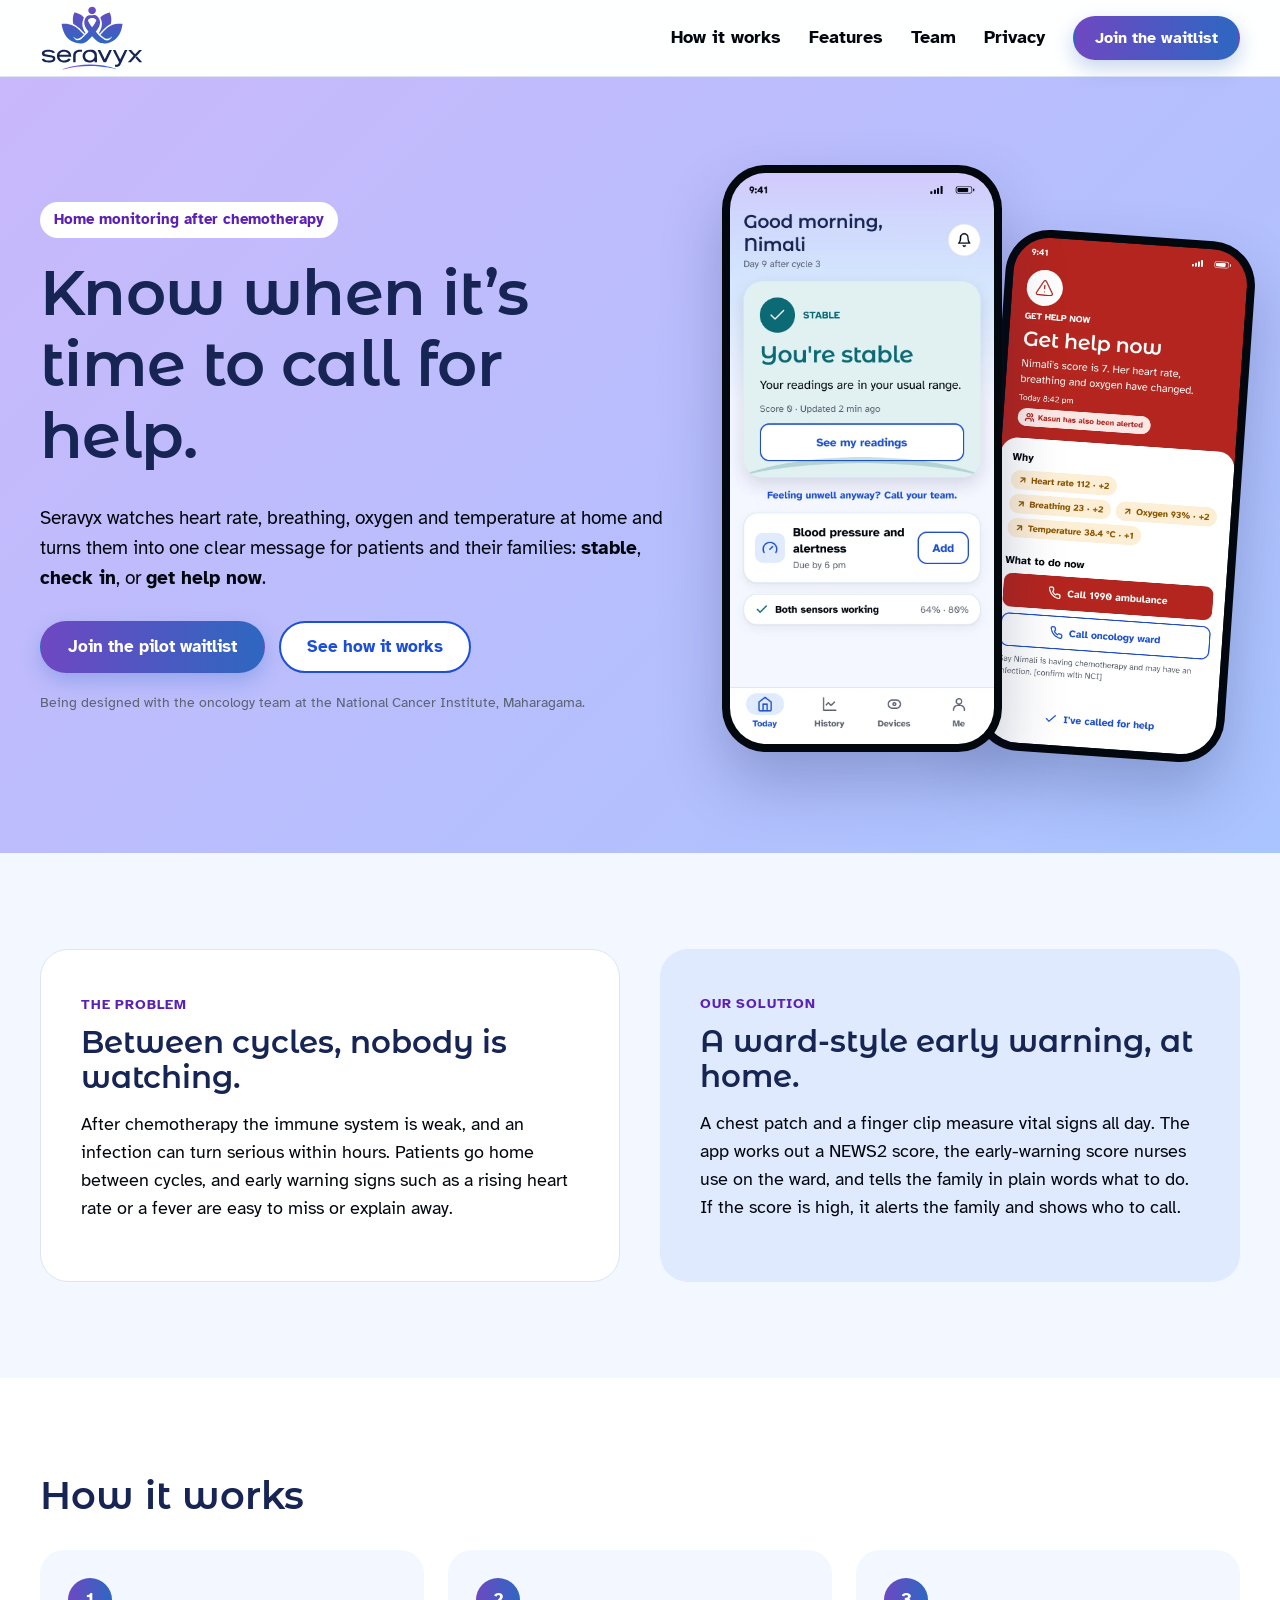
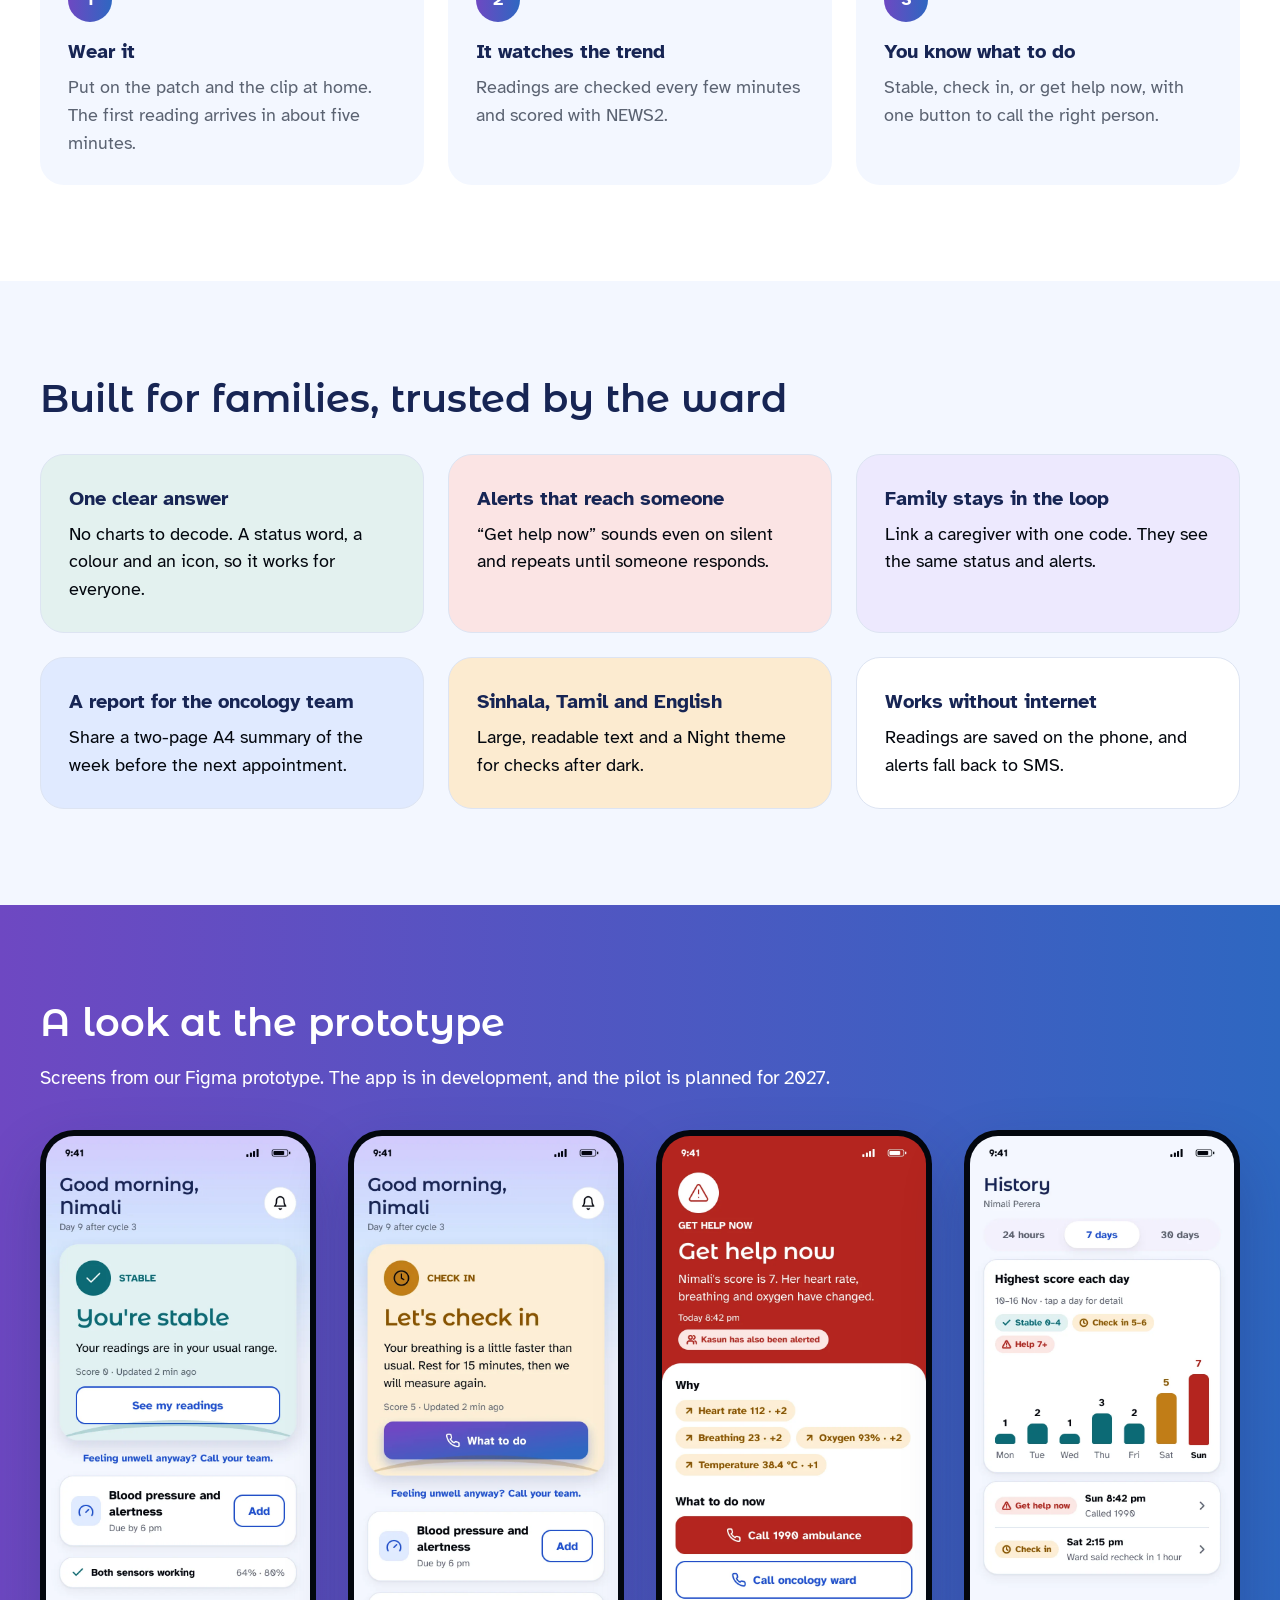
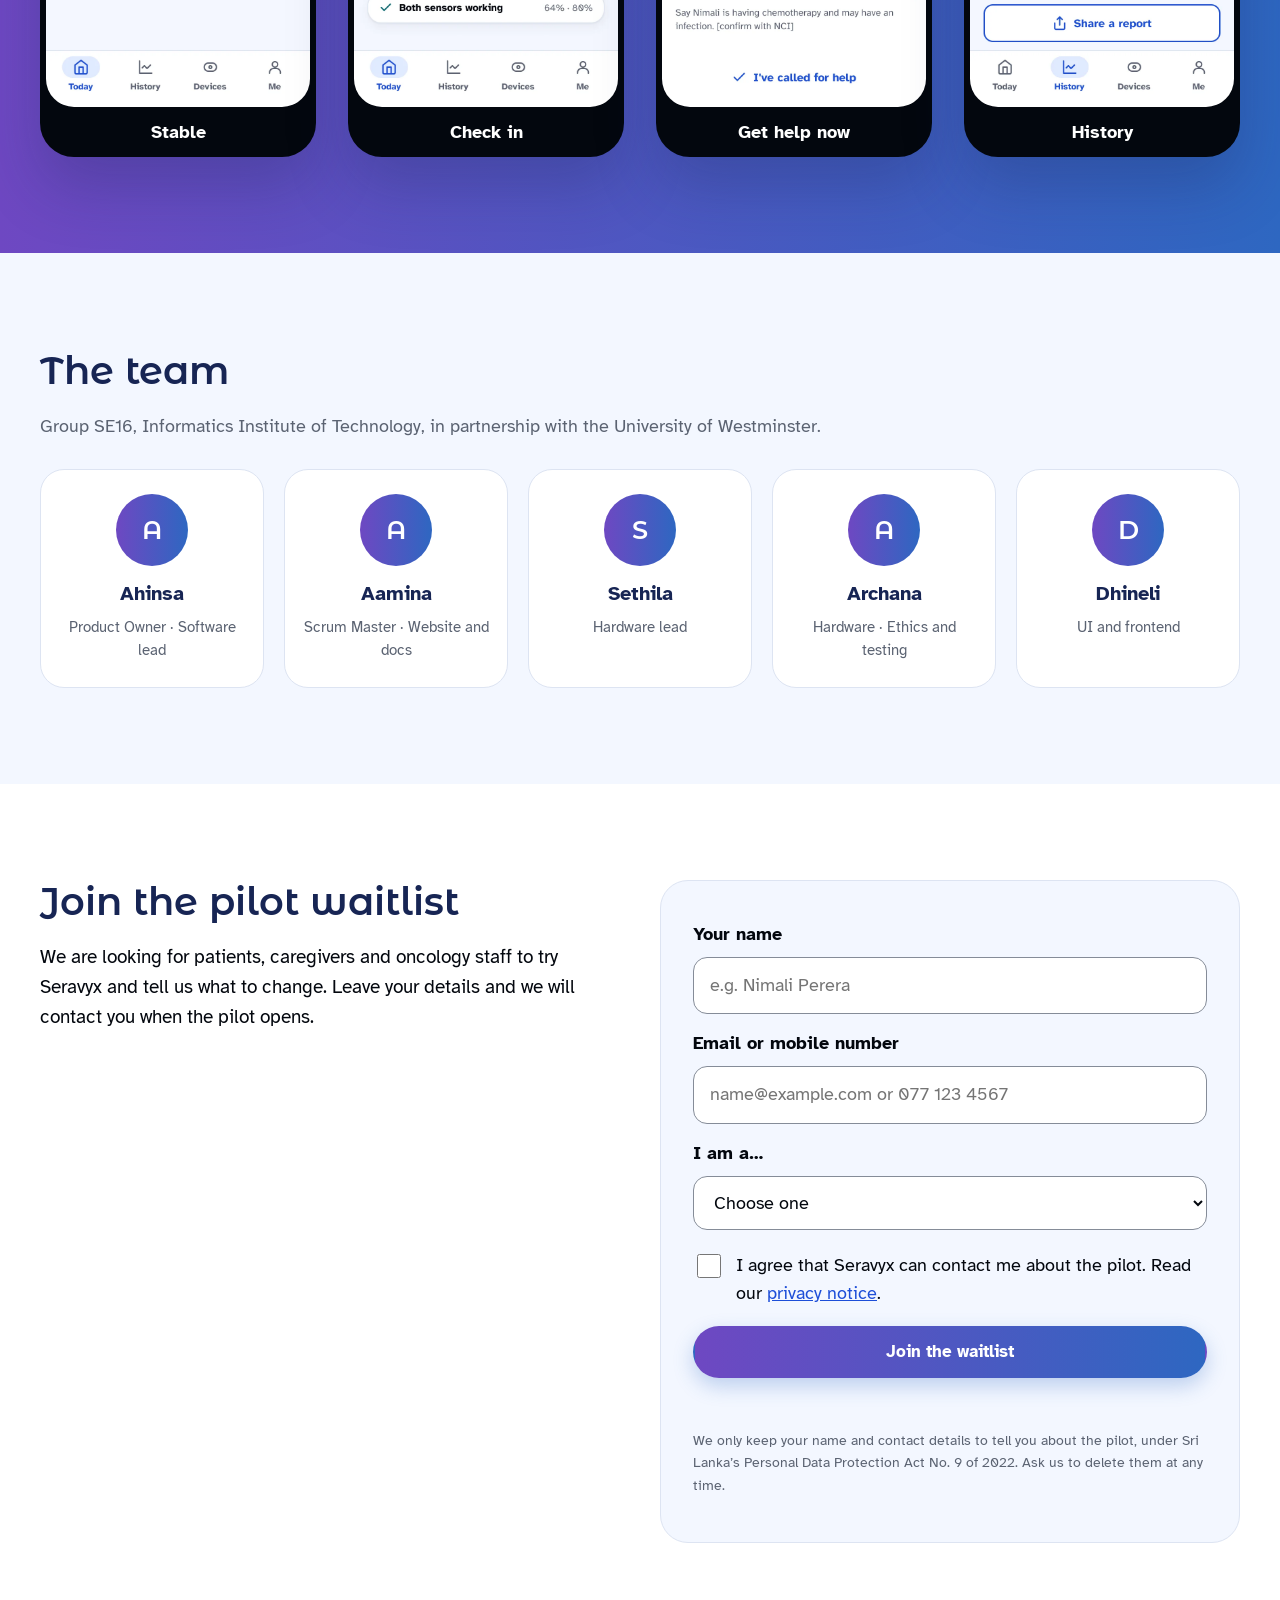
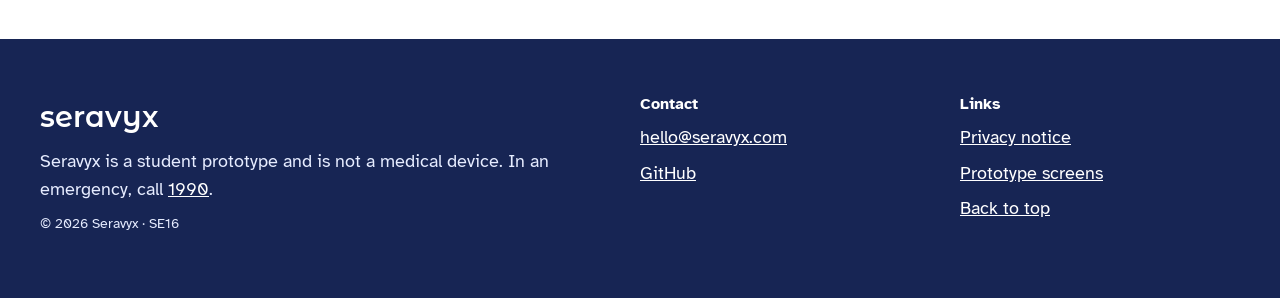
<file: index.html>
<!doctype html>
<html lang="en">
<head>
  <meta charset="utf-8">
  <meta name="viewport" content="width=device-width, initial-scale=1">
  <title>Seravyx · Home monitoring after chemotherapy</title>
  <meta name="description" content="Seravyx is a wearable and app that watches heart rate, breathing, oxygen and temperature at home after chemotherapy, and tells families when it is time to call for help.">
  <link rel="canonical" href="https://seravyx.com/">
  <meta name="theme-color" content="#1D4ED8">

  <meta property="og:type" content="website">
  <meta property="og:site_name" content="Seravyx">
  <meta property="og:title" content="Seravyx · Know when it’s time to call for help">
  <meta property="og:description" content="A ward-style early warning score at home for people having chemotherapy, with plain instructions for the family.">
  <meta property="og:url" content="https://seravyx.com/">
  <meta property="og:image" content="https://seravyx.com/og-image.png">
  <meta property="og:image:alt" content="Seravyx logo next to the app's Today screen showing 'You're stable'.">
  <meta name="twitter:card" content="summary_large_image">

  <link rel="icon" href="/favicon.svg" type="image/svg+xml">
  <link rel="icon" href="/favicon-32.png" sizes="32x32" type="image/png">
  <link rel="apple-touch-icon" href="/apple-touch-icon.png">
  <link rel="preload" href="/assets/fonts/montserrat-alternates-latin-600-normal.woff2" as="font" type="font/woff2" crossorigin>
  <link rel="stylesheet" href="/styles.css">

  <script type="application/ld+json">
  {"@context":"https://schema.org","@type":"Organization","name":"Seravyx","url":"https://seravyx.com","logo":"https://seravyx.com/assets/img/logo.svg","email":"hello@seravyx.com"}
  </script>
  <!-- Analytics: paste the GoatCounter or Plausible snippet here once the account exists. -->
</head>
<body>
  <a class="skip" href="#main">Skip to content</a>

  <header class="nav" id="top">
    <div class="wrap nav__inner">
      <a href="/" class="nav__logo" aria-label="Seravyx home"><img src="/assets/img/logo.svg" alt="Seravyx" width="150" height="96"></a>
      <button class="nav__toggle" aria-expanded="false" aria-controls="nav-links"><span class="sr">Menu</span><span aria-hidden="true">☰</span></button>
      <nav id="nav-links" class="nav__links" aria-label="Main">
        <a href="#how">How it works</a>
        <a href="#features">Features</a>
        <a href="#team">Team</a>
        <a href="/privacy.html">Privacy</a>
        <a href="#waitlist" class="btn btn--primary btn--sm">Join the waitlist</a>
      </nav>
    </div>
  </header>

  <main id="main">
    <section class="hero">
      <div class="wrap hero__inner">
        <div class="hero__copy">
          <p class="eyebrow">Home monitoring after chemotherapy</p>
          <h1>Know when it’s time to call for help.</h1>
          <p class="lead">Seravyx watches heart rate, breathing, oxygen and temperature at home and turns them into one clear message for patients and their families: <strong>stable</strong>, <strong>check in</strong>, or <strong>get help now</strong>.</p>
          <div class="ctas">
            <a class="btn btn--primary" href="#waitlist">Join the pilot waitlist</a>
            <a class="btn btn--secondary" href="#how">See how it works</a>
          </div>
          <p class="small muted">Being designed with the oncology team at the National Cancer Institute, Maharagama.</p>
        </div>
        <div class="hero__phones" aria-hidden="false">
          <figure class="phone phone--back">
            <img src="/assets/img/alert.webp" width="390" height="844" alt="Alert screen: 'Get help now', with buttons to call the 1990 ambulance or the oncology ward." fetchpriority="high">
          </figure>
          <figure class="phone phone--front">
            <img src="/assets/img/today.webp" width="390" height="844" alt="Today screen: 'You're stable. Your readings are in your usual range.'" fetchpriority="high">
          </figure>
        </div>
      </div>
    </section>

    <section class="section">
      <div class="wrap two">
        <article class="card card--surface">
          <p class="eyebrow eyebrow--plain">The problem</p>
          <h2>Between cycles, nobody is watching.</h2>
          <p>After chemotherapy the immune system is weak, and an infection can turn serious within hours. Patients go home between cycles, and early warning signs such as a rising heart rate or a fever are easy to miss or explain away.</p>
        </article>
        <article class="card card--blue">
          <p class="eyebrow eyebrow--plain">Our solution</p>
          <h2>A ward-style early warning, at home.</h2>
          <p>A chest patch and a finger clip measure vital signs all day. The app works out a NEWS2 score, the early-warning score nurses use on the ward, and tells the family in plain words what to do. If the score is high, it alerts the family and shows who to call.</p>
        </article>
      </div>
    </section>

    <section class="section section--white" id="how">
      <div class="wrap">
        <h2>How it works</h2>
        <ol class="steps">
          <li><span class="num" aria-hidden="true">1</span><h3>Wear it</h3><p>Put on the patch and the clip at home. The first reading arrives in about five minutes.</p></li>
          <li><span class="num" aria-hidden="true">2</span><h3>It watches the trend</h3><p>Readings are checked every few minutes and scored with NEWS2.</p></li>
          <li><span class="num" aria-hidden="true">3</span><h3>You know what to do</h3><p>Stable, check in, or get help now, with one button to call the right person.</p></li>
        </ol>
      </div>
    </section>

    <section class="section" id="features">
      <div class="wrap">
        <h2>Built for families, trusted by the ward</h2>
        <ul class="features">
          <li class="f--calm"><h3>One clear answer</h3><p>No charts to decode. A status word, a colour and an icon, so it works for everyone.</p></li>
          <li class="f--alert"><h3>Alerts that reach someone</h3><p>“Get help now” sounds even on silent and repeats until someone responds.</p></li>
          <li class="f--purple"><h3>Family stays in the loop</h3><p>Link a caregiver with one code. They see the same status and alerts.</p></li>
          <li class="f--blue"><h3>A report for the oncology team</h3><p>Share a two-page A4 summary of the week before the next appointment.</p></li>
          <li class="f--watch"><h3>Sinhala, Tamil and English</h3><p>Large, readable text and a Night theme for checks after dark.</p></li>
          <li class="f--plain"><h3>Works without internet</h3><p>Readings are saved on the phone, and alerts fall back to SMS.</p></li>
        </ul>
      </div>
    </section>

    <section class="section section--brand" id="prototype">
      <div class="wrap">
        <h2>A look at the prototype</h2>
        <p class="lead">Screens from our Figma prototype. The app is in development, and the pilot is planned for 2027.</p>
        <div class="gallery">
          <figure class="phone"><img src="/assets/img/today.webp" width="390" height="844" loading="lazy" alt="Today screen in the stable state, with the score, a reminder to add blood pressure, and sensor status."><figcaption>Stable</figcaption></figure>
          <figure class="phone"><img src="/assets/img/checkin.webp" width="390" height="844" loading="lazy" alt="Today screen in the check-in state: 'Your breathing is a little faster than usual. Rest for 15 minutes.'"><figcaption>Check in</figcaption></figure>
          <figure class="phone"><img src="/assets/img/alert.webp" width="390" height="844" loading="lazy" alt="Get help now screen listing the reasons and buttons to call for help."><figcaption>Get help now</figcaption></figure>
          <figure class="phone"><img src="/assets/img/history.webp" width="390" height="844" loading="lazy" alt="History screen with the highest score for each day of the week."><figcaption>History</figcaption></figure>
        </div>
      </div>
    </section>

    <section class="section" id="team">
      <div class="wrap">
        <h2>The team</h2>
        <p class="muted">Group SE16, Informatics Institute of Technology, in partnership with the University of Westminster.</p>
        <ul class="team">
          <li><span class="avatar" aria-hidden="true">A</span><h3>Ahinsa</h3><p>Product Owner · Software lead</p></li>
          <li><span class="avatar" aria-hidden="true">A</span><h3>Aamina</h3><p>Scrum Master · Website and docs</p></li>
          <li><span class="avatar" aria-hidden="true">S</span><h3>Sethila</h3><p>Hardware lead</p></li>
          <li><span class="avatar" aria-hidden="true">A</span><h3>Archana</h3><p>Hardware · Ethics and testing</p></li>
          <li><span class="avatar" aria-hidden="true">D</span><h3>Dhineli</h3><p>UI and frontend</p></li>
        </ul>
      </div>
    </section>

    <section class="section section--white" id="waitlist">
      <div class="wrap two two--form">
        <div>
          <h2>Join the pilot waitlist</h2>
          <p class="lead">We are looking for patients, caregivers and oncology staff to try Seravyx and tell us what to change. Leave your details and we will contact you when the pilot opens.</p>
        </div>
        <form class="form" id="waitlist-form" data-endpoint="" novalidate>
          <label for="name">Your name</label>
          <input id="name" name="name" autocomplete="name" required placeholder="e.g. Nimali Perera">

          <label for="contact">Email or mobile number</label>
          <input id="contact" name="contact" autocomplete="email" required placeholder="name@example.com or 077 123 4567">

          <label for="role">I am a…</label>
          <select id="role" name="role" required>
            <option value="">Choose one</option>
            <option>Patient</option>
            <option>Caregiver or family member</option>
            <option>Doctor, nurse or other clinician</option>
            <option>Other</option>
          </select>

          <div class="check">
            <input type="checkbox" id="consent" name="consent" required>
            <label for="consent">I agree that Seravyx can contact me about the pilot. Read our <a href="/privacy.html">privacy notice</a>.</label>
          </div>

          <button class="btn btn--primary btn--block" type="submit">Join the waitlist</button>
          <p class="form__status" role="status" aria-live="polite"></p>
          <p class="small muted">We only keep your name and contact details to tell you about the pilot, under Sri Lanka’s Personal Data Protection Act No. 9 of 2022. Ask us to delete them at any time.</p>
        </form>
      </div>
    </section>
  </main>

  <footer class="footer">
    <div class="wrap footer__inner">
      <div>
        <p class="footer__brand">seravyx</p>
        <p>Seravyx is a student prototype and is not a medical device. In an emergency, call <a href="tel:1990">1990</a>.</p>
        <p class="small">© 2026 Seravyx · SE16</p>
      </div>
      <div>
        <h2 class="footer__h">Contact</h2>
        <p><a href="mailto:hello@seravyx.com">hello@seravyx.com</a></p>
        <p><a href="https://github.com/mina10987654321/seravyx-landing" rel="noopener">GitHub</a></p>
      </div>
      <div>
        <h2 class="footer__h">Links</h2>
        <p><a href="/privacy.html">Privacy notice</a></p>
        <p><a href="#prototype">Prototype screens</a></p>
        <p><a href="#top">Back to top</a></p>
      </div>
    </div>
  </footer>

  <script src="/script.js" defer></script>
</body>
</html>
</file>
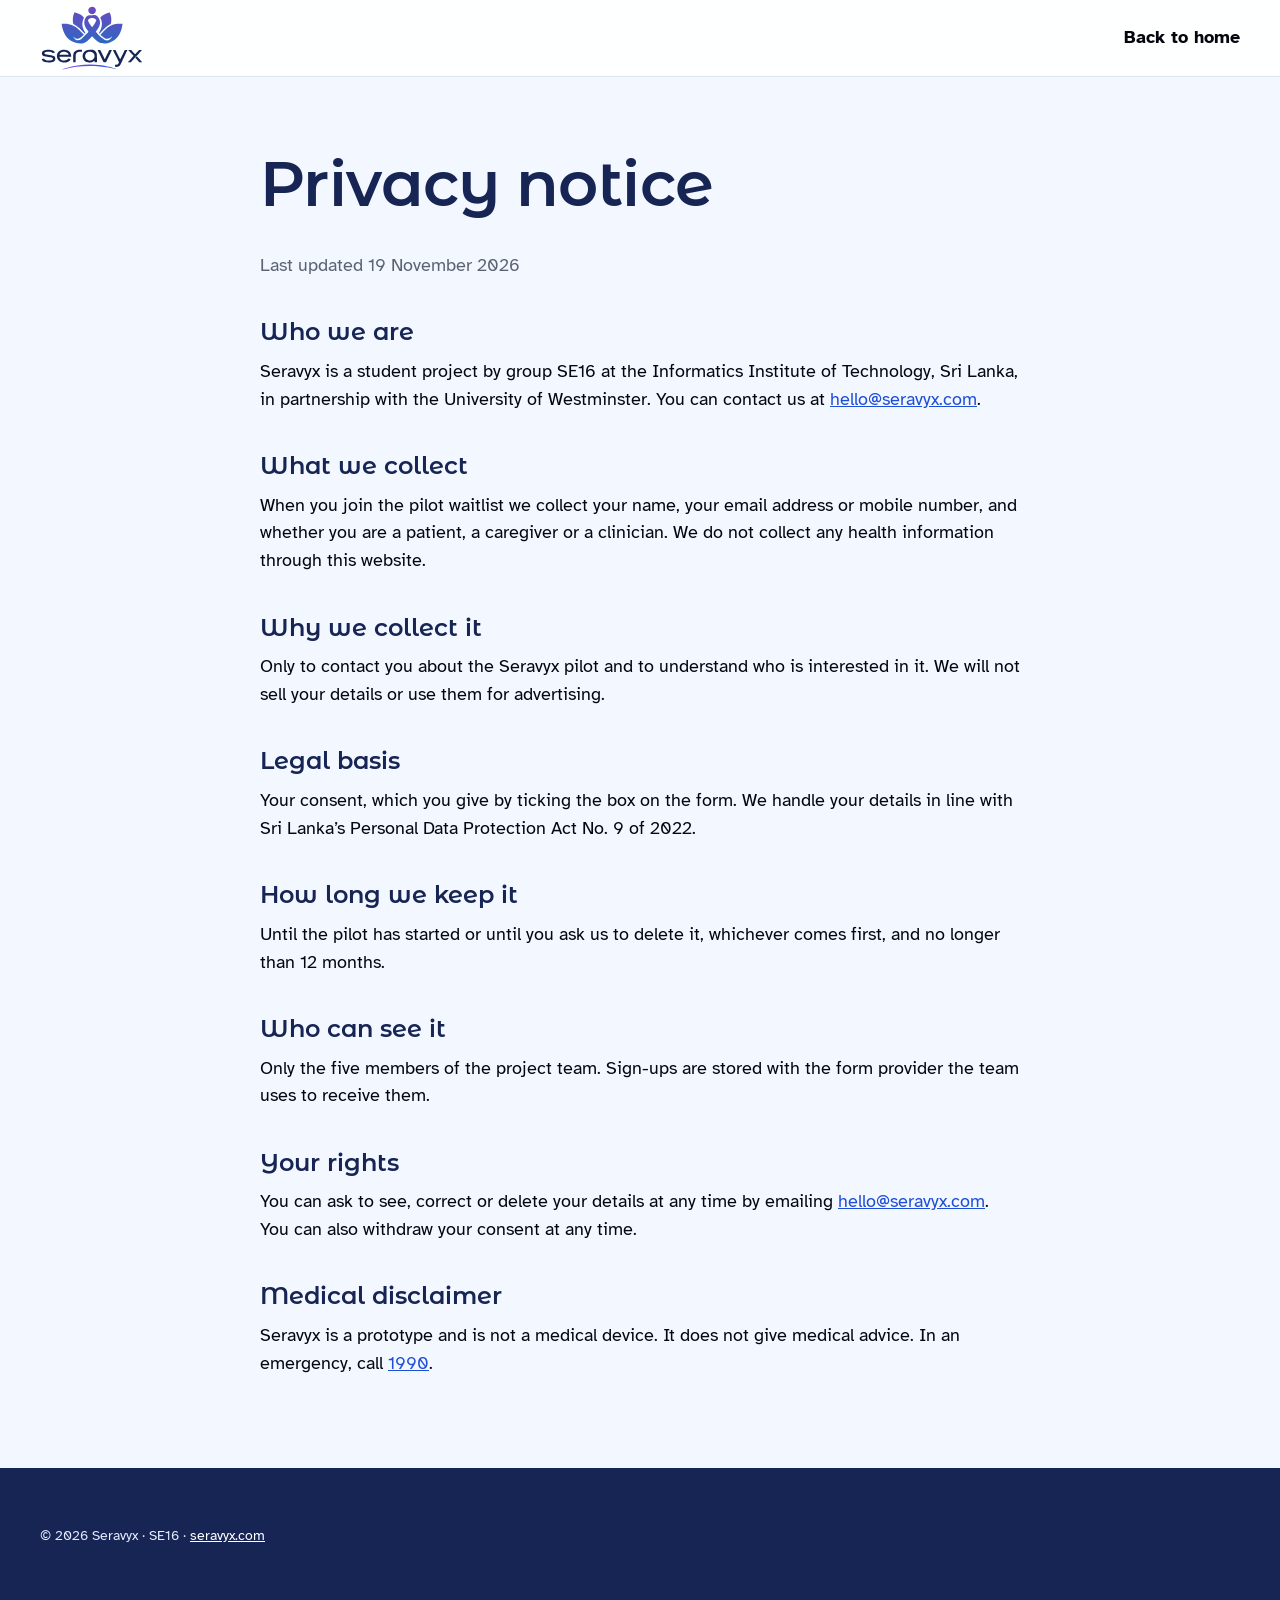
<file: privacy.html>
<!doctype html>
<html lang="en">
<head>
  <meta charset="utf-8">
  <meta name="viewport" content="width=device-width, initial-scale=1">
  <title>Privacy notice · Seravyx</title>
  <meta name="description" content="How Seravyx uses the details you give when you join the pilot waitlist.">
  <link rel="canonical" href="https://seravyx.com/privacy.html">
  <link rel="icon" href="/favicon.svg" type="image/svg+xml">
  <link rel="apple-touch-icon" href="/apple-touch-icon.png">
  <link rel="stylesheet" href="/styles.css">
</head>
<body>
  <a class="skip" href="#main">Skip to content</a>
  <header class="nav">
    <div class="wrap nav__inner">
      <a href="/" class="nav__logo" aria-label="Seravyx home"><img src="/assets/img/logo.svg" alt="Seravyx" width="150" height="96"></a>
      <nav class="nav__links" style="display:flex" aria-label="Main"><a href="/">Back to home</a></nav>
    </div>
  </header>
  <main id="main" class="wrap doc">
    <h1>Privacy notice</h1>
    <p class="muted">Last updated 19 November 2026</p>

    <h2>Who we are</h2>
    <p>Seravyx is a student project by group SE16 at the Informatics Institute of Technology, Sri Lanka, in partnership with the University of Westminster. You can contact us at <a href="mailto:hello@seravyx.com">hello@seravyx.com</a>.</p>

    <h2>What we collect</h2>
    <p>When you join the pilot waitlist we collect your name, your email address or mobile number, and whether you are a patient, a caregiver or a clinician. We do not collect any health information through this website.</p>

    <h2>Why we collect it</h2>
    <p>Only to contact you about the Seravyx pilot and to understand who is interested in it. We will not sell your details or use them for advertising.</p>

    <h2>Legal basis</h2>
    <p>Your consent, which you give by ticking the box on the form. We handle your details in line with Sri Lanka’s Personal Data Protection Act No. 9 of 2022.</p>

    <h2>How long we keep it</h2>
    <p>Until the pilot has started or until you ask us to delete it, whichever comes first, and no longer than 12 months.</p>

    <h2>Who can see it</h2>
    <p>Only the five members of the project team. Sign-ups are stored with the form provider the team uses to receive them.</p>

    <h2>Your rights</h2>
    <p>You can ask to see, correct or delete your details at any time by emailing <a href="mailto:hello@seravyx.com">hello@seravyx.com</a>. You can also withdraw your consent at any time.</p>

    <h2>Medical disclaimer</h2>
    <p>Seravyx is a prototype and is not a medical device. It does not give medical advice. In an emergency, call <a href="tel:1990">1990</a>.</p>
  </main>
  <footer class="footer">
    <div class="wrap"><p class="small">© 2026 Seravyx · SE16 · <a href="/">seravyx.com</a></p></div>
  </footer>
</body>
</html>
</file>
<file: styles.css>
@font-face { font-family: "Atkinson Hyperlegible"; font-weight: 400; font-display: swap; src: url("/assets/fonts/atkinson-hyperlegible-latin-400-normal.woff2") format("woff2"); }
@font-face { font-family: "Atkinson Hyperlegible"; font-weight: 700; font-display: swap; src: url("/assets/fonts/atkinson-hyperlegible-latin-700-normal.woff2") format("woff2"); }
@font-face { font-family: "Montserrat Alternates"; font-weight: 600; font-display: swap; src: url("/assets/fonts/montserrat-alternates-latin-600-normal.woff2") format("woff2"); }

:root {
  --primary-900: #172554;
  --primary-700: #1D4ED8;
  --primary-500: #2563EB;
  --primary-100: #E0EAFF;
  --secondary-600: #5B21B6;
  --secondary-500: #7C3AED;
  --secondary-100: #EDE9FE;
  --bg: #F3F7FF;
  --surface: #FFFFFF;
  --ink: #03070E;
  --ink-muted: #5B6372;
  --line: #DDE4F2;
  --calm-100: #E3F1EF;
  --watch-100: #FCEBD0;
  --alert-100: #FBE4E4;
  --grad-dark: linear-gradient(90deg, #6E48C2, #2E67C1);
  --grad-light: linear-gradient(135deg, #C9B8FB 0%, #A9C4FF 100%);
  --radius: 24px;
  --display: "Montserrat Alternates", system-ui, sans-serif;
  --body: "Atkinson Hyperlegible", system-ui, -apple-system, "Segoe UI", sans-serif;
}

* { box-sizing: border-box; }
html { scroll-behavior: smooth; }
@media (prefers-reduced-motion: reduce) { html { scroll-behavior: auto; } }
body { margin: 0; font-family: var(--body); font-size: 18px; line-height: 1.55; color: var(--ink); background: var(--bg); }
img { max-width: 100%; height: auto; display: block; }
a { color: var(--primary-700); }
h1, h2 { font-family: var(--display); font-weight: 600; color: var(--primary-900); line-height: 1.15; margin: 0 0 .5em; }
h1 { font-size: clamp(2.4rem, 5vw, 3.9rem); letter-spacing: -.01em; }
h2 { font-size: clamp(1.7rem, 3vw, 2.5rem); }
h3 { font-size: 1.25rem; margin: 0 0 .35em; color: var(--primary-900); }
p { margin: 0 0 1em; }

.wrap { width: min(1200px, 100% - 48px); margin-inline: auto; }
.sr { position: absolute; width: 1px; height: 1px; overflow: hidden; clip: rect(0 0 0 0); white-space: nowrap; }
.skip { position: absolute; left: -999px; top: 8px; background: var(--surface); padding: 8px 14px; border-radius: 8px; z-index: 10; }
.skip:focus { left: 8px; }
:focus-visible { outline: 3px solid var(--primary-700); outline-offset: 3px; border-radius: 6px; }
.muted { color: var(--ink-muted); }
.small { font-size: .9rem; }
.lead { font-size: 1.2rem; }

/* buttons */
.btn { display: inline-flex; align-items: center; justify-content: center; min-height: 52px; padding: 0 26px; border-radius: 999px; font-weight: 700; font-size: 1.05rem; text-decoration: none; border: 2px solid transparent; cursor: pointer; font-family: inherit; }
.btn--primary { background: var(--grad-dark); color: #fff; box-shadow: 0 8px 20px rgba(46, 103, 193, .28); }
.btn--primary:hover { filter: brightness(1.08); }
.btn--secondary { background: var(--surface); color: var(--primary-700); border-color: var(--primary-700); }
.btn--sm { min-height: 44px; padding: 0 20px; font-size: 1rem; }
.btn--block { width: 100%; }

/* nav */
.nav { position: sticky; top: 0; z-index: 5; background: rgba(255,255,255,.92); backdrop-filter: blur(8px); border-bottom: 1px solid var(--line); }
.nav__inner { display: flex; align-items: center; gap: 24px; min-height: 76px; }
.nav__logo img { width: 104px; height: auto; }
.nav__links { margin-left: auto; display: flex; align-items: center; gap: 28px; }
.nav__links a:not(.btn) { color: var(--ink); text-decoration: none; font-weight: 700; }
.nav__links a:not(.btn):hover { color: var(--primary-700); }
.nav__toggle { display: none; margin-left: auto; background: none; border: 0; font-size: 1.8rem; min-width: 48px; min-height: 48px; cursor: pointer; color: var(--primary-900); }

/* hero */
.hero { background: var(--grad-light); overflow: hidden; }
.hero__inner { display: grid; grid-template-columns: 1.1fr .9fr; gap: 48px; align-items: center; padding: 88px 0; }
.eyebrow { display: inline-block; background: var(--surface); color: var(--secondary-600); font-weight: 700; font-size: .95rem; padding: 6px 14px; border-radius: 999px; margin-bottom: 20px; }
.eyebrow--plain { background: none; padding: 0; letter-spacing: .06em; text-transform: uppercase; font-size: .85rem; margin-bottom: 10px; }
.ctas { display: flex; flex-wrap: wrap; gap: 14px; margin: 28px 0 18px; }
.hero__phones { position: relative; height: 600px; }
.phone { margin: 0; background: var(--ink); padding: 8px; border-radius: 44px; box-shadow: 0 30px 60px rgba(23, 37, 84, .25); }
.phone img { border-radius: 36px; }
.phone--front { position: absolute; left: 0; top: 0; width: 280px; z-index: 2; }
.phone--back { position: absolute; right: 0; top: 70px; width: 250px; transform: rotate(4deg); }

/* sections */
.section { padding: 96px 0; }
.section--white { background: var(--surface); }
.section--brand { background: var(--grad-dark); color: #fff; }
.section--brand h2, .section--brand .lead { color: #fff; }
.two { display: grid; grid-template-columns: 1fr 1fr; gap: 40px; }
.card { border-radius: 28px; padding: 40px; }
.card--surface { background: var(--surface); border: 1px solid var(--line); }
.card--blue { background: var(--primary-100); }
.card h2 { font-size: clamp(1.5rem, 2.4vw, 2rem); }

.steps { list-style: none; padding: 0; margin: 32px 0 0; display: grid; grid-template-columns: repeat(3, 1fr); gap: 24px; }
.steps li { background: var(--bg); border-radius: var(--radius); padding: 28px; }
.steps p { color: var(--ink-muted); margin: 0; }
.num { display: inline-grid; place-items: center; width: 44px; height: 44px; border-radius: 50%; background: var(--grad-dark); color: #fff; font-weight: 700; margin-bottom: 14px; }

.features { list-style: none; padding: 0; margin: 32px 0 0; display: grid; grid-template-columns: repeat(3, 1fr); gap: 24px; }
.features li { border-radius: var(--radius); padding: 28px; border: 1px solid var(--line); }
.features p { margin: 0; }
.f--calm { background: var(--calm-100); } .f--alert { background: var(--alert-100); } .f--purple { background: var(--secondary-100); }
.f--blue { background: var(--primary-100); } .f--watch { background: var(--watch-100); } .f--plain { background: var(--surface); }

.gallery { display: grid; grid-template-columns: repeat(4, 1fr); gap: 32px; margin-top: 36px; }
.gallery .phone { padding: 6px; border-radius: 34px; }
.gallery .phone img { border-radius: 28px; }
.gallery figcaption { text-align: center; color: #fff; font-weight: 700; padding: 12px 0 4px; }

.team { list-style: none; padding: 0; margin: 28px 0 0; display: grid; grid-template-columns: repeat(5, 1fr); gap: 20px; }
.team li { background: var(--surface); border: 1px solid var(--line); border-radius: var(--radius); padding: 24px 16px; text-align: center; }
.team p { color: var(--ink-muted); font-size: .95rem; margin: 0; }
.avatar { display: inline-grid; place-items: center; width: 72px; height: 72px; border-radius: 50%; background: var(--grad-dark); color: #fff; font-family: var(--display); font-size: 1.6rem; margin-bottom: 12px; }

/* form */
.two--form { align-items: start; }
.form { background: var(--bg); border: 1px solid var(--line); border-radius: 28px; padding: 32px; display: grid; gap: 8px; }
.form label { font-weight: 700; margin-top: 8px; }
.form input, .form select { font: inherit; padding: 14px 16px; border-radius: 14px; border: 1.5px solid #858C98; background: var(--surface); color: var(--ink); min-height: 52px; }
.form input:focus, .form select:focus { border-color: var(--primary-700); outline: 3px solid rgba(29, 78, 216, .25); }
.form [aria-invalid="true"] { border-color: #B42318; }
.check { display: flex; gap: 12px; align-items: flex-start; margin: 14px 0 10px; }
.check input { width: 24px; height: 24px; min-height: 0; margin-top: 2px; flex: none; accent-color: var(--primary-700); }
.check label { font-weight: 400; margin: 0; }
.form__status { min-height: 1.5em; margin: 8px 0 0; font-weight: 700; }
.form__status.ok { color: #0F6B5E; } .form__status.err { color: #B42318; }

/* footer */
.footer { background: var(--primary-900); color: #E6ECFF; padding: 56px 0; }
.footer a { color: #fff; }
.footer__inner { display: grid; grid-template-columns: 2fr 1fr 1fr; gap: 40px; }
.footer__brand { font-family: var(--display); font-size: 1.8rem; color: #fff; margin-bottom: 8px; }
.footer__h { font-family: var(--body); font-size: 1rem; color: #fff; margin: 0 0 10px; }
.footer p { margin: 0 0 8px; }

/* privacy page */
.doc { max-width: 760px; padding: 72px 0; }
.doc h2 { font-size: 1.5rem; margin-top: 1.6em; }

/* responsive */
@media (max-width: 1000px) {
  .hero__inner { grid-template-columns: 1fr; padding: 56px 0 40px; }
  .hero__phones { height: 520px; max-width: 460px; width: 100%; margin: 0 auto; }
  .gallery { grid-template-columns: repeat(2, 1fr); }
  .team { grid-template-columns: repeat(3, 1fr); }
  .features, .steps { grid-template-columns: 1fr 1fr; }
}
@media (max-width: 720px) {
  body { font-size: 17px; }
  .nav__toggle { display: block; }
  .nav__links { display: none; position: absolute; top: 100%; left: 0; right: 0; flex-direction: column; align-items: stretch; gap: 0; background: var(--surface); border-bottom: 1px solid var(--line); padding: 8px 24px 20px; }
  .nav__links.open { display: flex; }
  .nav__links a:not(.btn) { padding: 14px 0; border-bottom: 1px solid var(--line); }
  .nav__links .btn { margin-top: 14px; }
  .section { padding: 64px 0; }
  .two, .features, .steps, .footer__inner { grid-template-columns: 1fr; }
  .card { padding: 28px 24px; }
  .team { grid-template-columns: 1fr 1fr; }
  .hero__phones { height: 470px; }
  .phone--front { width: 230px; }
  .phone--back { width: 200px; top: 60px; }
  .ctas .btn { width: 100%; }
  .form { padding: 24px 20px; }
}
</file>
